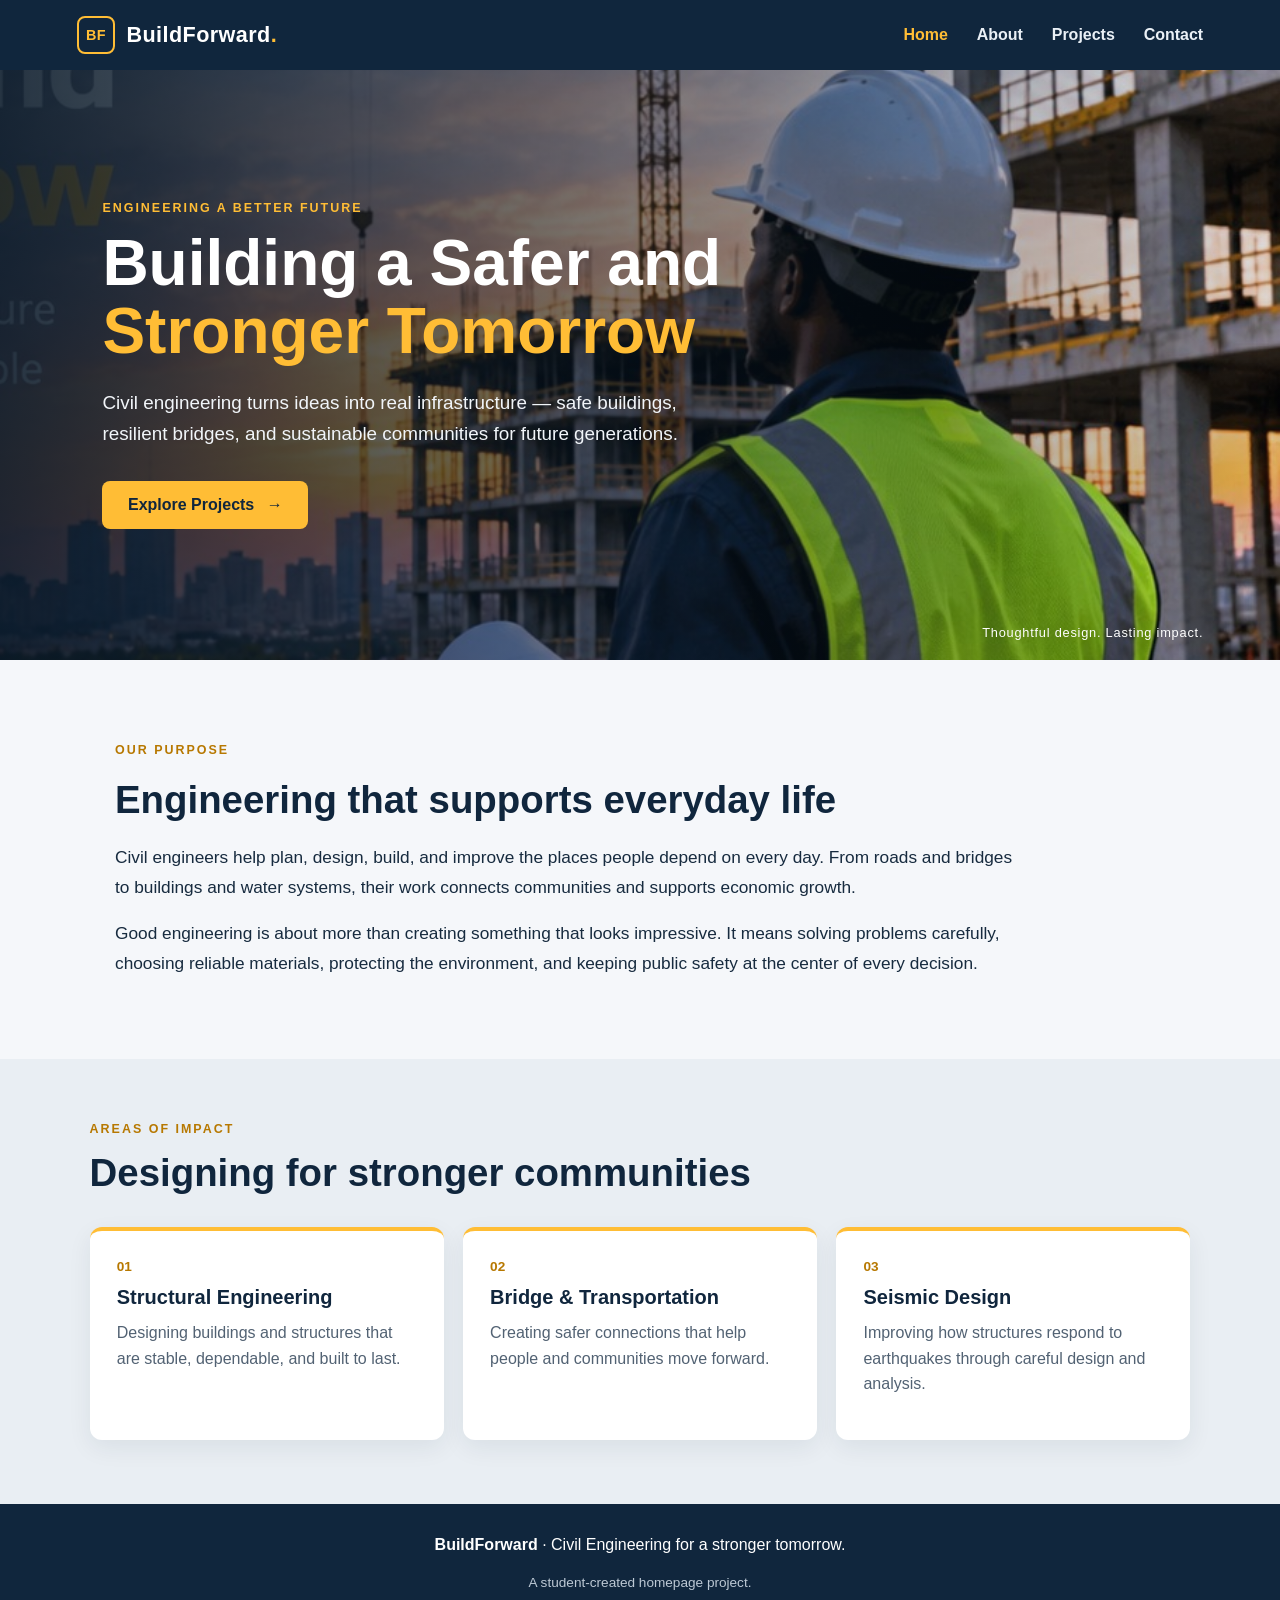
<file: index.html>
<!DOCTYPE html>
<html lang="en">
<head>
  <meta charset="UTF-8">
  <meta name="viewport" content="width=device-width, initial-scale=1.0">
  <meta name="description" content="Discover how civil engineering creates safer buildings, stronger bridges, and more resilient communities.">
  <title>BuildForward | Civil Engineering</title>
  <link rel="stylesheet" href="reset.css">
  <link rel="stylesheet" href="hero.css">
</head>

<body>
  <header class="site-header">
    <a class="brand" href="index.html" aria-label="BuildForward home">
      <span class="brand-mark" aria-hidden="true">BF</span>
      <span>BuildForward<span class="brand-dot">.</span></span>
    </a>

    <nav aria-label="Main navigation">
      <ul>
        <li><a href="index.html" aria-current="page">Home</a></li>
        <li><a href="about.html">About</a></li>
        <li><a href="projects.html">Projects</a></li>
        <li><a href="contact.html">Contact</a></li>
      </ul>
    </nav>
  </header>

  <!-- Customized hero section with a new civil engineering background image -->
  <section class="hero">
    <div class="hero-content">
      <p class="eyebrow">ENGINEERING A BETTER FUTURE</p>
      <h1>Building a Safer and <span>Stronger Tomorrow</span></h1>
      <p class="hero-description">
        Civil engineering turns ideas into real infrastructure — safe buildings,
        resilient bridges, and sustainable communities for future generations.
      </p>
      <a class="hero-button" href="#projects">Explore Projects <span aria-hidden="true">→</span></a>
    </div>
    <div class="hero-caption">Thoughtful design. Lasting impact.</div>
  </section>

  <main>
    <section class="content-section" id="about">
      <p class="section-label">OUR PURPOSE</p>
      <h2>Engineering that supports everyday life</h2>
      <p>
        Civil engineers help plan, design, build, and improve the places people
        depend on every day. From roads and bridges to buildings and water
        systems, their work connects communities and supports economic growth.
      </p>
      <p>
        Good engineering is about more than creating something that looks
        impressive. It means solving problems carefully, choosing reliable
        materials, protecting the environment, and keeping public safety at the
        center of every decision.
      </p>
    </section>

    <section class="projects-section" id="projects">
      <div>
        <p class="section-label">AREAS OF IMPACT</p>
        <h2>Designing for stronger communities</h2>
      </div>
      <div class="project-grid">
        <article class="project-card">
          <span class="card-number">01</span>
          <h3>Structural Engineering</h3>
          <p>Designing buildings and structures that are stable, dependable, and built to last.</p>
        </article>
        <article class="project-card">
          <span class="card-number">02</span>
          <h3>Bridge & Transportation</h3>
          <p>Creating safer connections that help people and communities move forward.</p>
        </article>
        <article class="project-card">
          <span class="card-number">03</span>
          <h3>Seismic Design</h3>
          <p>Improving how structures respond to earthquakes through careful design and analysis.</p>
        </article>
      </div>
    </section>
  </main>

  <footer id="contact">
    <p><strong>BuildForward</strong> · Civil Engineering for a stronger tomorrow.</p>
    <p class="footer-small">A student-created homepage project.</p>
  </footer>
</body>
</html>
</file>
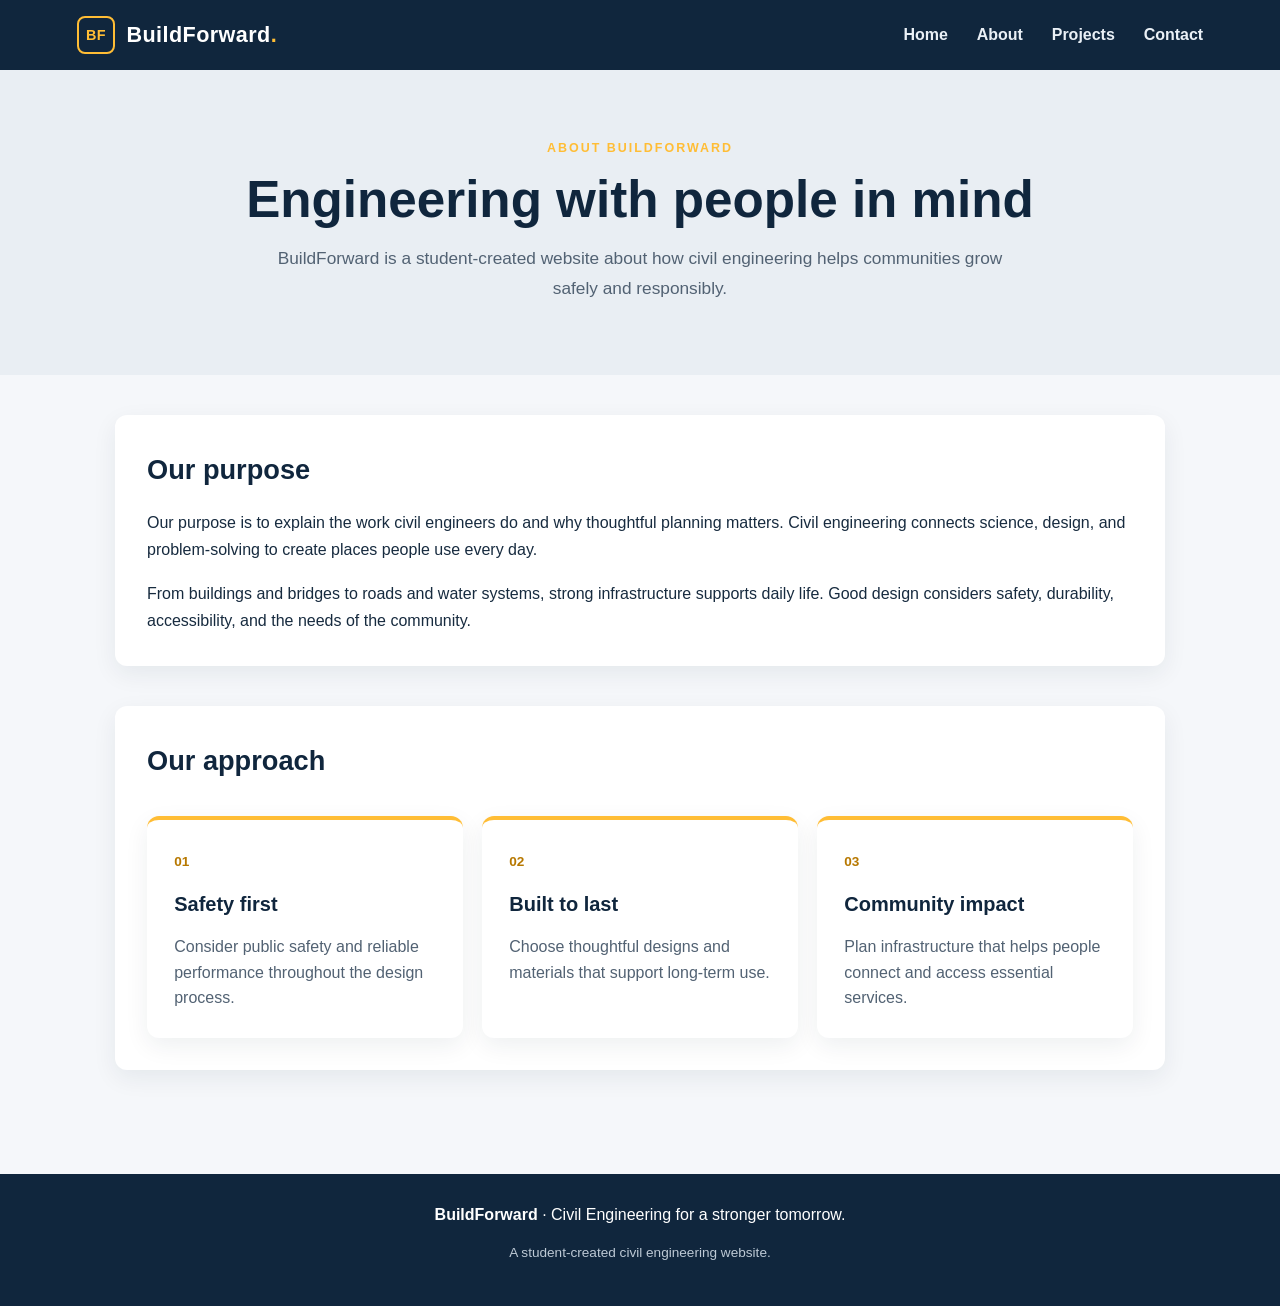
<file: about.html>
<!DOCTYPE html>
<html lang="en">
<head>
  <meta charset="UTF-8">
  <meta name="viewport" content="width=device-width, initial-scale=1.0">
  <meta name="description" content="Learn about the purpose and approach of BuildForward, a student civil engineering website.">
  <title>About | BuildForward</title>
  <link rel="stylesheet" href="reset.css">
  <link rel="stylesheet" href="hero.css">
</head>
<body>
  <header class="site-header">
    <a class="brand" href="index.html" aria-label="BuildForward home">
      <span class="brand-mark" aria-hidden="true">BF</span>
      <span>BuildForward<span class="brand-dot">.</span></span>
    </a>
    <nav aria-label="Main navigation">
      <ul>
        <li><a href="index.html">Home</a></li>
        <li><a href="about.html">About</a></li>
        <li><a href="projects.html">Projects</a></li>
        <li><a href="contact.html">Contact</a></li>
      </ul>
    </nav>
  </header>
  <main class="inner-page">
    <section class="page-heading">
      <p class="section-label">ABOUT BUILDFORWARD</p>
      <h1>Engineering with people in mind</h1>
      <p>BuildForward is a student-created website about how civil engineering helps communities grow safely and responsibly.</p>
    </section>
    <section class="info-panel">
      <h2>Our purpose</h2>
      <p>Our purpose is to explain the work civil engineers do and why thoughtful planning matters. Civil engineering connects science, design, and problem-solving to create places people use every day.</p>
      <p>From buildings and bridges to roads and water systems, strong infrastructure supports daily life. Good design considers safety, durability, accessibility, and the needs of the community.</p>
    </section>
    <section class="info-panel">
      <h2>Our approach</h2>
      <div class="project-grid">
        <article class="project-card"><span class="card-number">01</span><h3>Safety first</h3><p>Consider public safety and reliable performance throughout the design process.</p></article>
        <article class="project-card"><span class="card-number">02</span><h3>Built to last</h3><p>Choose thoughtful designs and materials that support long-term use.</p></article>
        <article class="project-card"><span class="card-number">03</span><h3>Community impact</h3><p>Plan infrastructure that helps people connect and access essential services.</p></article>
      </div>
    </section>
  </main>
  <footer>
    <p><strong>BuildForward</strong> · Civil Engineering for a stronger tomorrow.</p>
    <p class="footer-small">A student-created civil engineering website.</p>
  </footer>
</body>
</html>
</file>
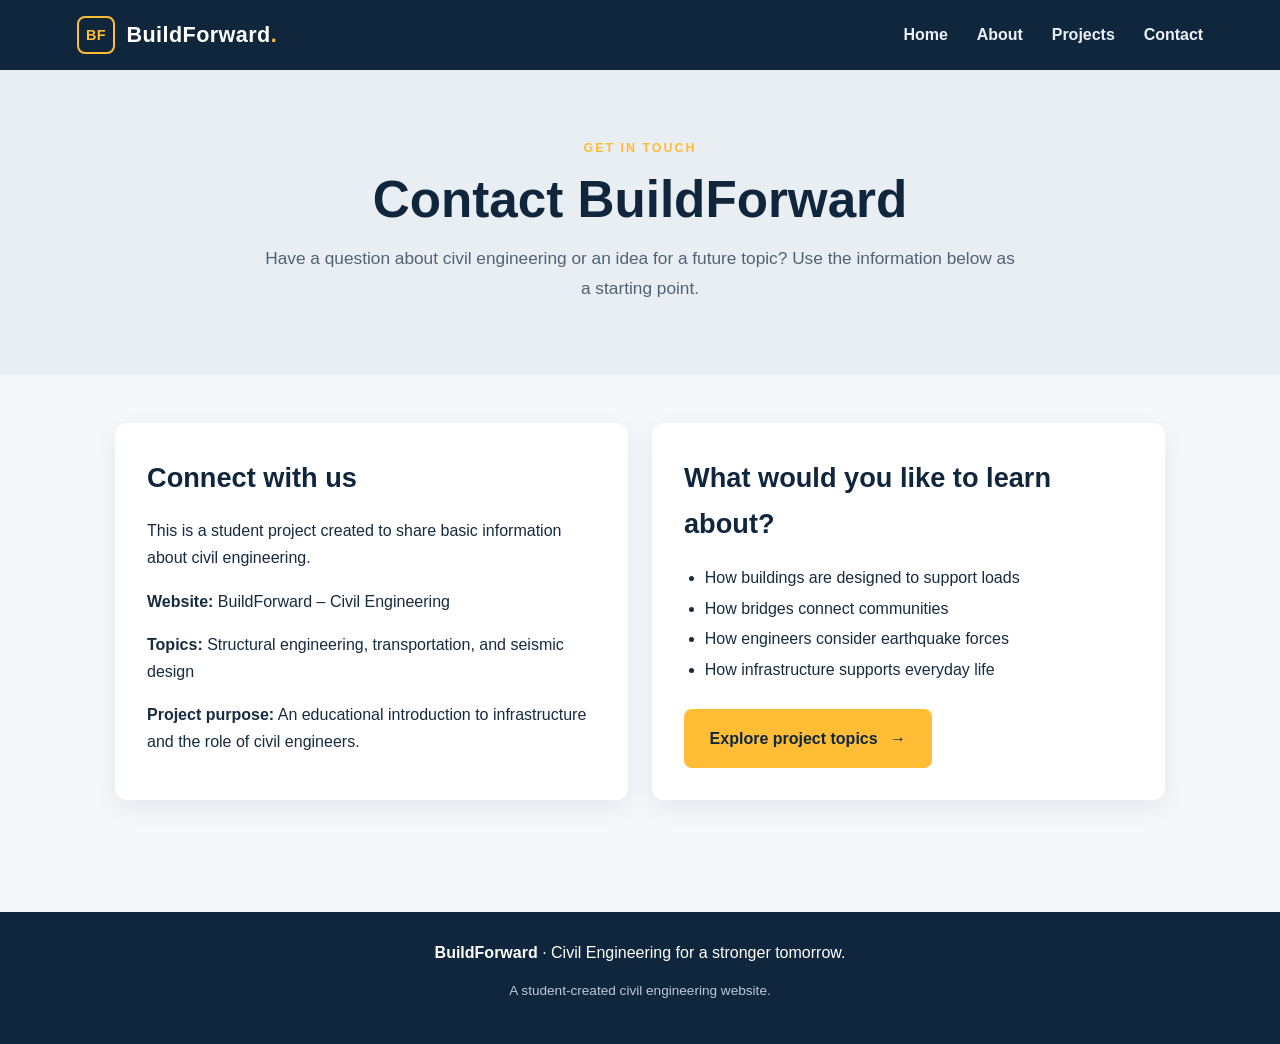
<file: contact.html>
<!DOCTYPE html>
<html lang="en">
<head>
  <meta charset="UTF-8">
  <meta name="viewport" content="width=device-width, initial-scale=1.0">
  <meta name="description" content="Contact page for the BuildForward student civil engineering website.">
  <title>Contact | BuildForward</title>
  <link rel="stylesheet" href="reset.css">
  <link rel="stylesheet" href="hero.css">
</head>
<body>
  <header class="site-header">
    <a class="brand" href="index.html" aria-label="BuildForward home">
      <span class="brand-mark" aria-hidden="true">BF</span>
      <span>BuildForward<span class="brand-dot">.</span></span>
    </a>
    <nav aria-label="Main navigation">
      <ul>
        <li><a href="index.html">Home</a></li>
        <li><a href="about.html">About</a></li>
        <li><a href="projects.html">Projects</a></li>
        <li><a href="contact.html">Contact</a></li>
      </ul>
    </nav>
  </header>
  <main class="inner-page">
    <section class="page-heading">
      <p class="section-label">GET IN TOUCH</p>
      <h1>Contact BuildForward</h1>
      <p>Have a question about civil engineering or an idea for a future topic? Use the information below as a starting point.</p>
    </section>
    <section class="contact-layout">
      <article class="info-panel">
        <h2>Connect with us</h2>
        <p>This is a student project created to share basic information about civil engineering.</p>
        <p><strong>Website:</strong> BuildForward – Civil Engineering</p>
        <p><strong>Topics:</strong> Structural engineering, transportation, and seismic design</p>
        <p><strong>Project purpose:</strong> An educational introduction to infrastructure and the role of civil engineers.</p>
      </article>
      <article class="info-panel">
        <h2>What would you like to learn about?</h2>
        <ul class="topic-list">
          <li>How buildings are designed to support loads</li>
          <li>How bridges connect communities</li>
          <li>How engineers consider earthquake forces</li>
          <li>How infrastructure supports everyday life</li>
        </ul>
        <a class="hero-button" href="projects.html">Explore project topics <span aria-hidden="true">→</span></a>
      </article>
    </section>
  </main>
  <footer>
    <p><strong>BuildForward</strong> · Civil Engineering for a stronger tomorrow.</p>
    <p class="footer-small">A student-created civil engineering website.</p>
  </footer>
</body>
</html>
</file>
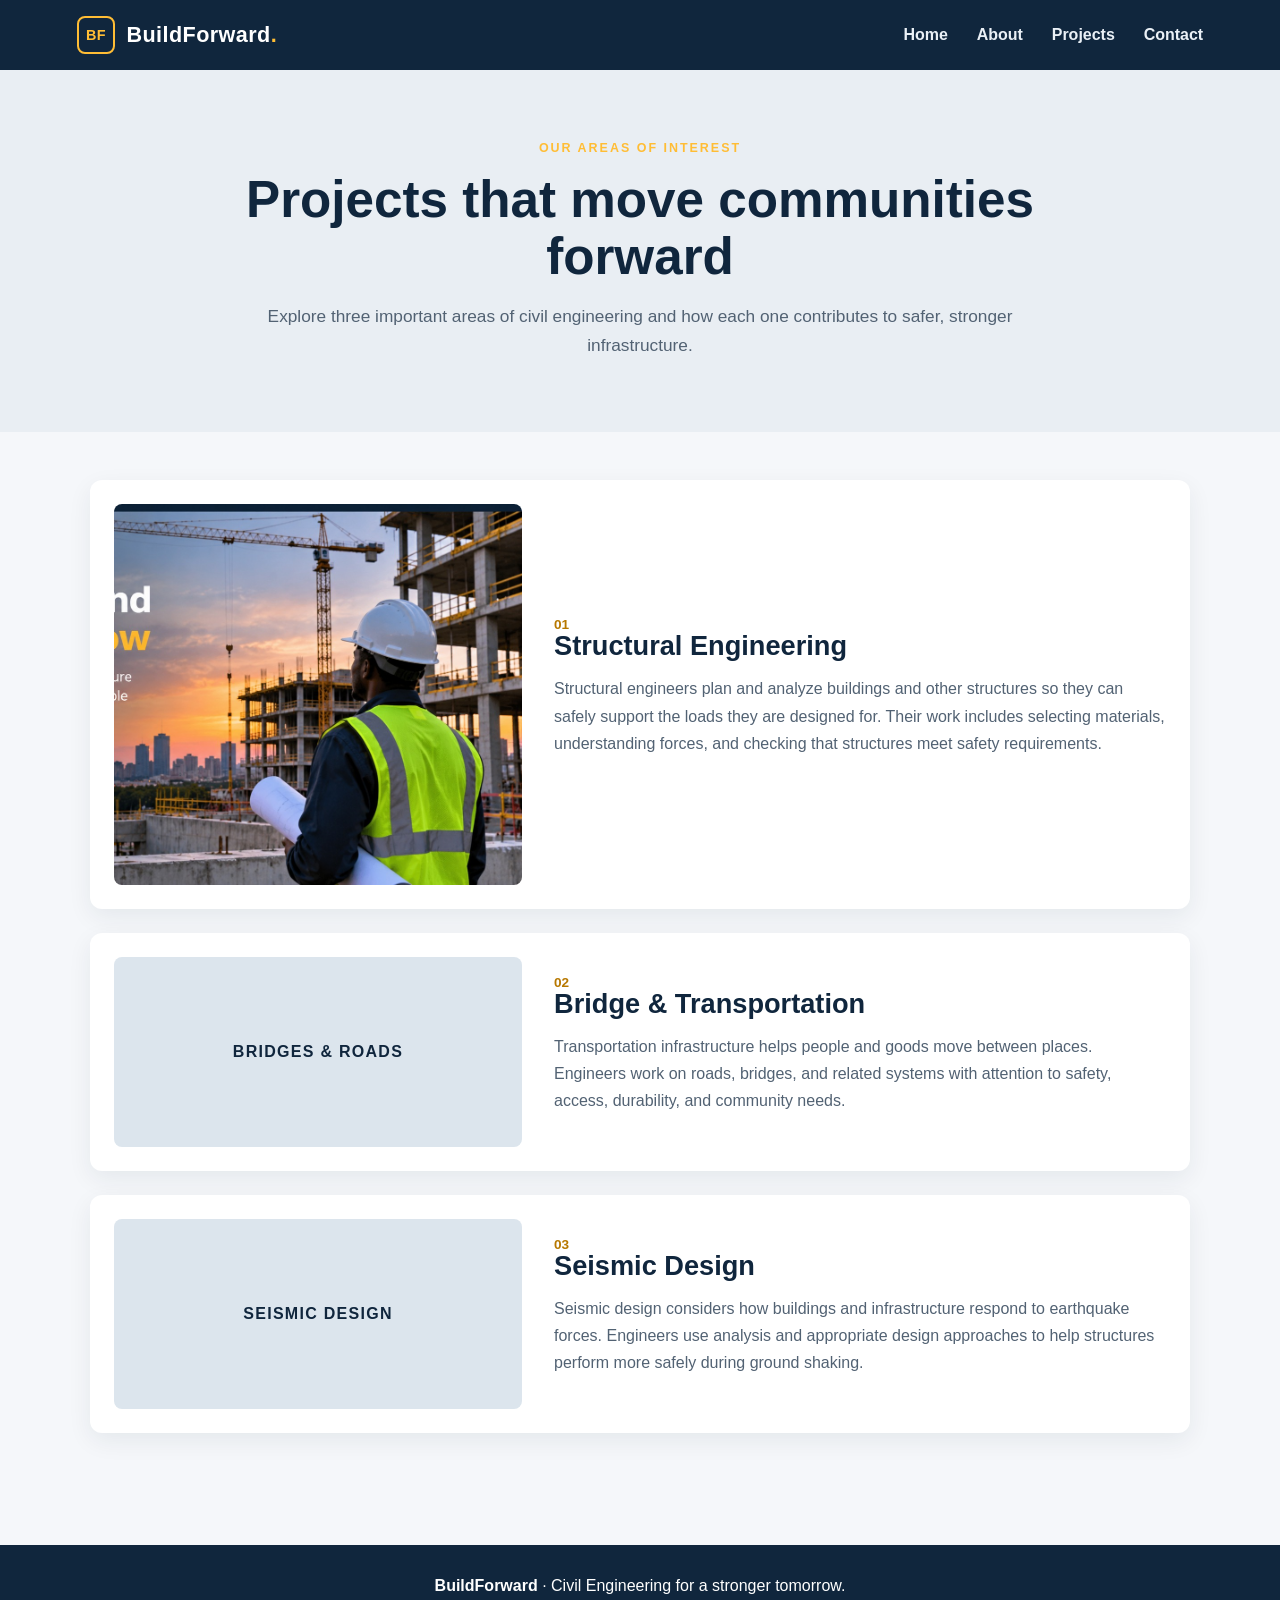
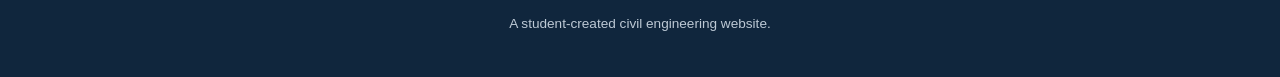
<file: projects.html>
<!DOCTYPE html>
<html lang="en">
<head>
  <meta charset="UTF-8">
  <meta name="viewport" content="width=device-width, initial-scale=1.0">
  <meta name="description" content="Explore structural engineering, transportation, and seismic design topics.">
  <title>Projects | BuildForward</title>
  <link rel="stylesheet" href="reset.css">
  <link rel="stylesheet" href="hero.css">
</head>
<body>
  <header class="site-header">
    <a class="brand" href="index.html" aria-label="BuildForward home">
      <span class="brand-mark" aria-hidden="true">BF</span>
      <span>BuildForward<span class="brand-dot">.</span></span>
    </a>
    <nav aria-label="Main navigation">
      <ul>
        <li><a href="index.html">Home</a></li>
        <li><a href="about.html">About</a></li>
        <li><a href="projects.html">Projects</a></li>
        <li><a href="contact.html">Contact</a></li>
      </ul>
    </nav>
  </header>
  <main class="inner-page">
    <section class="page-heading">
      <p class="section-label">OUR AREAS OF INTEREST</p>
      <h1>Projects that move communities forward</h1>
      <p>Explore three important areas of civil engineering and how each one contributes to safer, stronger infrastructure.</p>
    </section>
    <section class="project-list">
      <article class="project-detail">
        <img src="images/civil-engineering-hero.jpg" alt="Civil engineer viewing a building construction site">
        <div><span class="card-number">01</span><h2>Structural Engineering</h2><p>Structural engineers plan and analyze buildings and other structures so they can safely support the loads they are designed for. Their work includes selecting materials, understanding forces, and checking that structures meet safety requirements.</p></div>
      </article>
      <article class="project-detail">
        <div class="project-placeholder" aria-hidden="true">BRIDGES & ROADS</div>
        <div><span class="card-number">02</span><h2>Bridge & Transportation</h2><p>Transportation infrastructure helps people and goods move between places. Engineers work on roads, bridges, and related systems with attention to safety, access, durability, and community needs.</p></div>
      </article>
      <article class="project-detail">
        <div class="project-placeholder" aria-hidden="true">SEISMIC DESIGN</div>
        <div><span class="card-number">03</span><h2>Seismic Design</h2><p>Seismic design considers how buildings and infrastructure respond to earthquake forces. Engineers use analysis and appropriate design approaches to help structures perform more safely during ground shaking.</p></div>
      </article>
    </section>
  </main>
  <footer>
    <p><strong>BuildForward</strong> · Civil Engineering for a stronger tomorrow.</p>
    <p class="footer-small">A student-created civil engineering website.</p>
  </footer>
</body>
</html>
</file>
<file: hero.css>
/* BuildForward - Civil Engineering Homepage Hero */

/* BASE STYLES */
* {
  box-sizing: border-box;
}

html {
  scroll-behavior: smooth;
}

body {
  font-family: Arial, Helvetica, sans-serif;
  background-color: #f5f7fa;
  color: #172b3f;
}

/* HEADER */
.site-header {
  background-color: #10263d;
  color: #ffffff;
  padding: 1rem 6%;
  display: flex;
  justify-content: space-between;
  align-items: center;
  gap: 1.5rem;
}

.brand {
  display: flex;
  align-items: center;
  gap: 0.7rem;
  color: #ffffff;
  text-decoration: none;
  font-size: 1.35rem;
  font-weight: 800;
  letter-spacing: 0.02em;
}

.brand-mark {
  display: grid;
  place-items: center;
  width: 2.4rem;
  height: 2.4rem;
  border: 2px solid #ffbd35;
  border-radius: 8px;
  color: #ffbd35;
  font-size: 0.9rem;
}

.brand-dot {
  color: #ffbd35;
}

nav ul {
  list-style: none;
  display: flex;
  gap: 1.8rem;
}

nav a {
  color: #eaf0f6;
  text-decoration: none;
  font-weight: 700;
  transition: color 0.2s ease;
}

nav a:hover {
  color: #ffbd35;
}

/* HERO SECTION */
.hero {
  min-height: 590px;
  background-image:
    linear-gradient(90deg, rgba(8, 24, 40, 0.88), rgba(8, 24, 40, 0.45) 58%, rgba(8, 24, 40, 0.12)),
    url("images/civil-engineering-hero.jpg");
  background-size: cover;
  background-position: center;
  background-repeat: no-repeat;
  padding: 5rem 8%;
  display: flex;
  align-items: center;
  position: relative;
}

.hero-content {
  max-width: 690px;
  color: #ffffff;
}

.eyebrow,
.section-label {
  color: #ffbd35;
  font-size: 0.78rem;
  font-weight: 800;
  letter-spacing: 0.16em;
  margin-bottom: 1rem;
}

.hero-content h1 {
  font-size: clamp(2.6rem, 5vw, 4.5rem);
  line-height: 1.06;
  margin-bottom: 1.3rem;
  font-weight: 800;
}

.hero-content h1 span {
  color: #ffbd35;
}

.hero-description {
  max-width: 610px;
  font-size: 1.18rem;
  line-height: 1.65;
  color: #f1f5f9;
  margin-bottom: 2rem;
}

.hero-button {
  display: inline-block;
  background-color: #ffbd35;
  color: #10263d;
  padding: 1rem 1.6rem;
  border-radius: 8px;
  text-decoration: none;
  font-weight: 800;
  transition: background-color 0.2s ease, transform 0.2s ease;
}

.hero-button span {
  margin-left: 0.5rem;
}

.hero-button:hover {
  background-color: #ffd16d;
  transform: translateY(-3px);
}

.hero-caption {
  position: absolute;
  right: 6%;
  bottom: 1.3rem;
  color: #ffffff;
  font-size: 0.8rem;
  letter-spacing: 0.06em;
}

/* ABOUT SECTION */
.content-section {
  width: 86%;
  max-width: 1050px;
  margin: 0 auto;
  padding: 5rem 0 4rem;
  font-size: 1.08rem;
  line-height: 1.75;
}

.content-section .section-label,
.projects-section .section-label {
  color: #b77800;
}

.content-section h2,
.projects-section h2 {
  color: #10263d;
  font-size: clamp(2rem, 3vw, 2.7rem);
  line-height: 1.15;
  margin-bottom: 1.2rem;
}

.content-section p {
  max-width: 900px;
  margin-bottom: 1rem;
}

/* PROJECT AREAS */
.projects-section {
  background-color: #e9eef3;
  padding: 4rem 7%;
}

.project-grid {
  display: grid;
  grid-template-columns: repeat(3, 1fr);
  gap: 1.2rem;
  margin-top: 2rem;
}

.project-card {
  background-color: #ffffff;
  border-radius: 12px;
  padding: 1.7rem;
  border-top: 4px solid #ffbd35;
  box-shadow: 0 8px 24px rgba(16, 38, 61, 0.07);
}

.card-number {
  color: #b77800;
  font-weight: 800;
  font-size: 0.85rem;
}

.project-card h3 {
  color: #10263d;
  font-size: 1.25rem;
  margin: 0.8rem 0;
}

.project-card p {
  line-height: 1.6;
  color: #526273;
}

/* FOOTER */
footer {
  background-color: #10263d;
  color: #ffffff;
  text-align: center;
  padding: 1.8rem 1rem;
  line-height: 1.5;
}

.footer-small {
  color: #bdc9d5;
  font-size: 0.85rem;
  margin-top: 0.35rem;
}

/* RESPONSIVE STYLES */
@media (max-width: 700px) {
  .site-header {
    flex-direction: column;
    padding: 1rem 5%;
  }

  nav ul {
    justify-content: center;
    flex-wrap: wrap;
    gap: 0.8rem 1.2rem;
  }

  .hero {
    min-height: 540px;
    padding: 4rem 7%;
    background-position: 62% center;
  }

  .hero-content h1 {
    font-size: 2.65rem;
  }

  .hero-description {
    font-size: 1rem;
  }

  .hero-caption {
    right: 7%;
    font-size: 0.7rem;
  }

  .content-section {
    width: 86%;
    padding: 3.5rem 0;
  }

  .project-grid {
    grid-template-columns: 1fr;
  }

  .projects-section {
    padding: 3.5rem 7%;
  }
}

@media (max-width: 420px) {
  .brand {
    font-size: 1.15rem;
  }

  .hero {
    min-height: 500px;
  }

  .hero-content h1 {
    font-size: 2.25rem;
  }

  .hero-button {
    padding: 0.9rem 1.2rem;
  }
}


/* SHARED INNER PAGES */
.inner-page {
  min-height: 65vh;
  padding-bottom: 4rem;
}

.page-heading {
  background: #e9eef3;
  padding: 4.5rem 8%;
  text-align: center;
}

.page-heading h1 {
  color: #10263d;
  font-size: clamp(2.2rem, 4vw, 3.4rem);
  line-height: 1.12;
  margin: 0.6rem auto 1rem;
  max-width: 850px;
}

.page-heading > p:last-child {
  color: #526273;
  max-width: 760px;
  margin: 0 auto;
  font-size: 1.08rem;
  line-height: 1.7;
}

.info-panel {
  width: 86%;
  max-width: 1050px;
  margin: 2.5rem auto;
  padding: 2rem;
  background: #ffffff;
  border-radius: 12px;
  box-shadow: 0 8px 24px rgba(16, 38, 61, 0.07);
  line-height: 1.7;
}

.info-panel h2,
.project-detail h2 {
  color: #10263d;
  font-size: 1.7rem;
  margin-bottom: 1rem;
}

.info-panel p:last-child {
  margin-bottom: 0;
}

.project-list {
  width: 86%;
  max-width: 1100px;
  margin: 3rem auto;
  display: grid;
  gap: 1.5rem;
}

.project-detail {
  display: grid;
  grid-template-columns: minmax(220px, 0.8fr) 1.2fr;
  align-items: center;
  gap: 2rem;
  padding: 1.5rem;
  background: #ffffff;
  border-radius: 12px;
  box-shadow: 0 8px 24px rgba(16, 38, 61, 0.07);
}

.project-detail img,
.project-placeholder {
  width: 100%;
  min-height: 190px;
  height: 100%;
  object-fit: cover;
  border-radius: 8px;
}

.project-placeholder {
  display: grid;
  place-items: center;
  padding: 1rem;
  background: #dce5ed;
  color: #10263d;
  font-weight: 800;
  letter-spacing: 0.08em;
  text-align: center;
}

.project-detail p {
  color: #526273;
  line-height: 1.7;
}

.contact-layout {
  width: 86%;
  max-width: 1050px;
  margin: 3rem auto;
  display: grid;
  grid-template-columns: 1fr 1fr;
  gap: 1.5rem;
}

.contact-layout .info-panel {
  width: 100%;
  margin: 0;
}

.topic-list {
  padding-left: 1.3rem;
  margin: 1rem 0 1.5rem;
  line-height: 1.9;
}

.site-header nav a[aria-current="page"] {
  color: #ffbd35;
}

@media (max-width: 700px) {
  .page-heading {
    padding: 3rem 7%;
  }

  .project-detail,
  .contact-layout {
    grid-template-columns: 1fr;
  }

  .project-detail img,
  .project-placeholder {
    min-height: 170px;
  }
}
</file>
